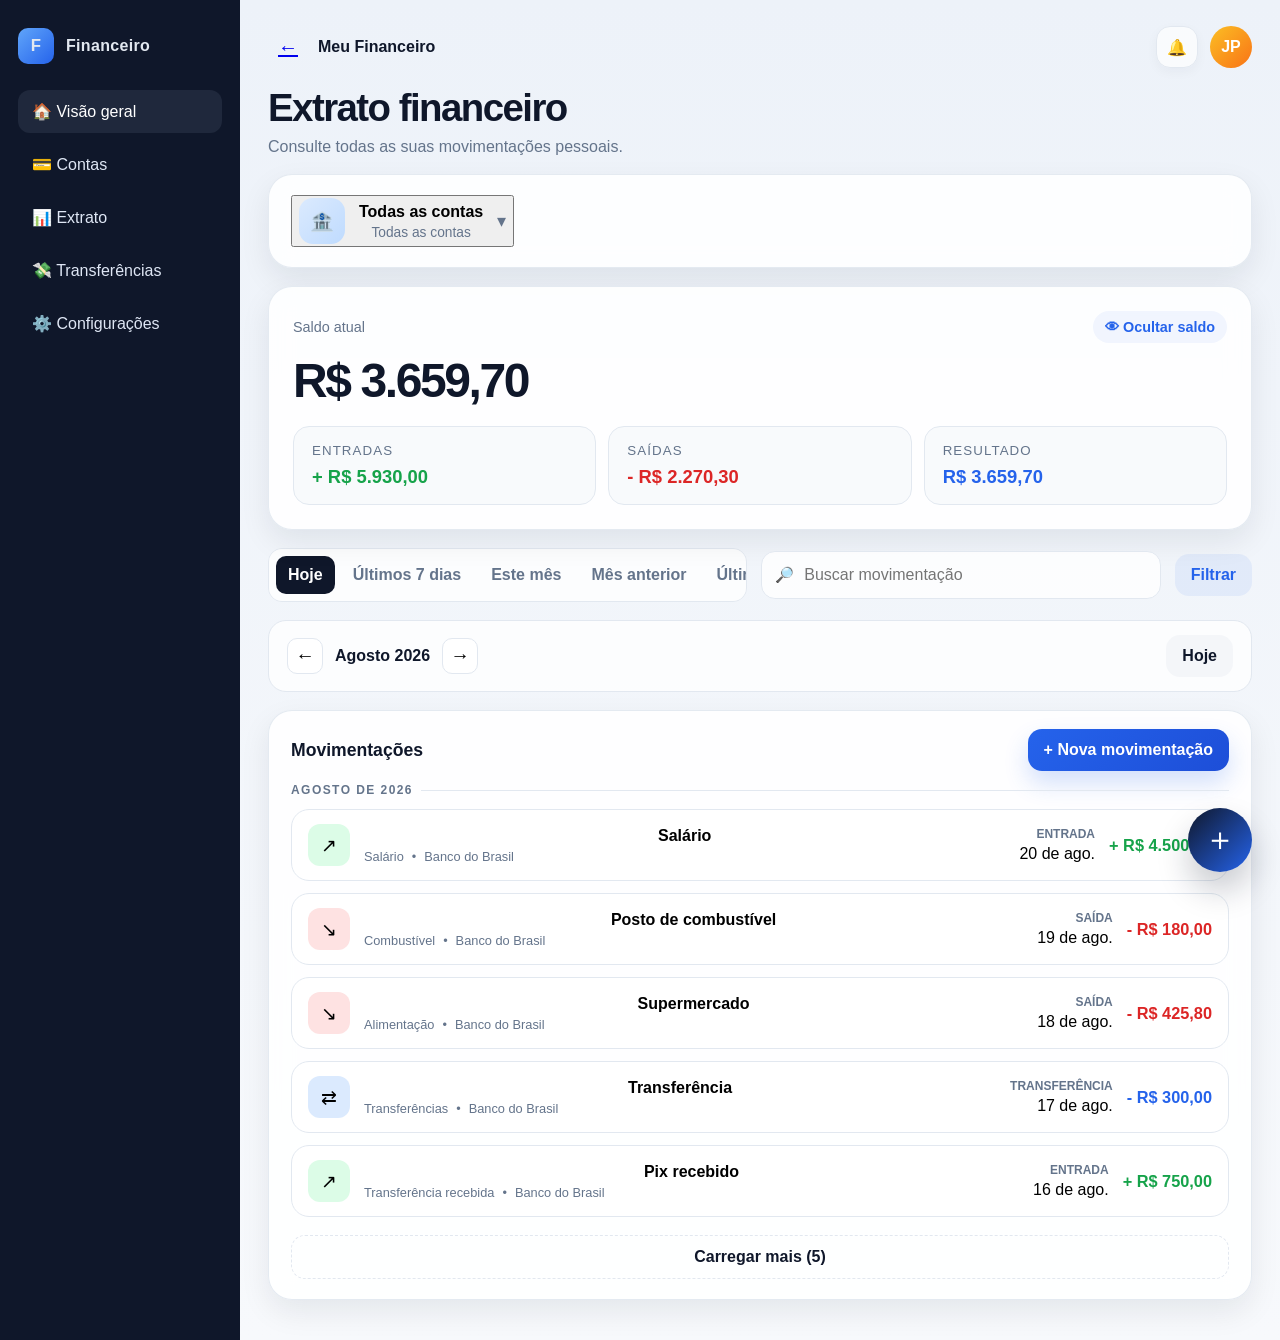
<file: index2.html>
<!DOCTYPE html>
<html lang="pt-BR">
  <head>
    <meta charset="UTF-8" />
    <meta name="viewport" content="width=device-width, initial-scale=1.0" />
    <title>Meu Financeiro | Extrato</title>
    <link rel="stylesheet" href="css/statement.css" />
  </head>
  <body>
    <div class="app-shell">
      <aside class="sidebar-panel" aria-label="Sidebar de navegação">
        <div class="sidebar-brand">
          <div class="sidebar-brand-mark">F</div>
          <span>Financeiro</span>
        </div>
        <nav class="sidebar-nav">
          <a class="sidebar-link active" href="#">🏠 Visão geral</a>
          <a class="sidebar-link" href="#">💳 Contas</a>
          <a class="sidebar-link" href="#">📊 Extrato</a>
          <a class="sidebar-link" href="#">💸 Transferências</a>
          <a class="sidebar-link" href="#">⚙️ Configurações</a>
        </nav>
      </aside>

      <main class="page-shell">
        <header class="topbar">
          <div class="crumb">
            <button class="back-link" type="button" aria-label="Voltar"><a href="index.html">←</a></button>
            <span>Meu Financeiro</span>
          </div>
          <div class="header-actions">
            <button class="icon-btn" type="button" aria-label="Notificações">🔔</button>
            <div class="avatar" aria-label="Avatar do usuário">JP</div>
          </div>
        </header>

        <div class="page-header">
          <h1>Extrato financeiro</h1>
          <p class="subtitle">Consulte todas as suas movimentações pessoais.</p>
        </div>

        <section class="card account-selector" aria-label="Seleção de conta">
          <button class="account-selector-main" type="button" data-account-button aria-expanded="false">
            <span class="bank-badge">🏦</span>
            <span class="account-name">
              <strong>Banco do Brasil</strong>
              <span>Conta •••• 4821</span>
            </span>
            <span class="chevron">▾</span>
          </button>
          <div class="account-menu" data-account-menu aria-label="Lista de contas"></div>
        </section>

        <section class="card balance-card" aria-label="Saldo atual">
          <div class="balance-header">
            <span>Saldo atual</span>
            <button class="toggle-visibility" type="button" data-toggle-balance>👁 Ocultar saldo</button>
          </div>
          <div class="balance-amount" data-balance>R$ 12.845,60</div>
          <div class="summary-grid">
            <div class="summary-item income">
              <small>Entradas</small>
              <strong data-summary="income">+ R$ 5.250,00</strong>
            </div>
            <div class="summary-item expense">
              <small>Saídas</small>
              <strong data-summary="expense">- R$ 905,80</strong>
            </div>
            <div class="summary-item result">
              <small>Resultado</small>
              <strong data-summary="result">R$ 4.344,20</strong>
            </div>
          </div>
        </section>

        <section class="controls-panel" aria-label="Filtros do extrato">
          <div class="segmented" role="tablist" aria-label="Períodos">
            <button type="button" class="filter-chip active">Hoje</button>
            <button type="button" class="filter-chip">Últimos 7 dias</button>
            <button type="button" class="filter-chip">Este mês</button>
            <button type="button" class="filter-chip">Mês anterior</button>
            <button type="button" class="filter-chip">Últimos 3 meses</button>
            <button type="button" class="filter-chip">Este ano</button>
            <button type="button" class="filter-chip">Personalizado</button>
          </div>

          <div class="search-wrap">
            <input id="searchInput" type="search" placeholder="Buscar movimentação" aria-label="Buscar movimentação" />
          </div>

          <button class="secondary-btn" type="button" data-open-filters>Filtrar</button>
        </section>

        <div class="month-nav" aria-label="Navegação por mês">
          <div class="month-stepper">
            <button type="button" aria-label="Mês anterior">←</button>
            <strong>Agosto 2026</strong>
            <button type="button" aria-label="Próximo mês">→</button>
          </div>
          <button class="ghost-btn" type="button">Hoje</button>
        </div>

        <section class="card extrato-card" aria-label="Extrato financeiro">
          <div class="extrato-header">
            <h2>Movimentações</h2>
            <button class="cta-btn" type="button">+ Nova movimentação</button>
          </div>

          <ul class="transactions-list" id="transactionList"></ul>
          <button class="load-more" type="button" data-load-more>Carregar mais</button>
        </section>
      </main>

      <aside class="detail-panel hidden" id="detailPanel" aria-live="polite"></aside>
    </div>

    <button class="fab" type="button" aria-label="Nova movimentação">＋</button>

    <div class="modal-backdrop" id="filterModal" aria-hidden="true">
      <div class="filter-modal" role="dialog" aria-modal="true" aria-labelledby="filterTitle">
        <div class="filter-modal-header">
          <h3 id="filterTitle">Filtrar extrato</h3>
          <button class="icon-btn" type="button" data-close-filters aria-label="Fechar filtros">✕</button>
        </div>

        <div class="filter-grid">
          <div class="field">
            <label for="filterAccount">Conta</label>
            <select id="filterAccount"></select>
          </div>
          <div class="field">
            <label for="filterCategory">Categoria</label>
            <select id="filterCategory"></select>
          </div>
          <div class="field">
            <label for="filterType">Tipo</label>
            <select id="filterType"></select>
          </div>
          <div class="field">
            <label for="filterStatus">Status</label>
            <select id="filterStatus"></select>
          </div>
        </div>

        <div class="modal-actions">
          <button class="ghost-btn" type="button" data-clear-filters>Limpar filtros</button>
          <button class="primary-btn" type="button" data-apply-filters>Aplicar filtros</button>
        </div>
      </div>
    </div>

    <script src="js/statement.js" defer></script>
  </body>
</html>
</file>
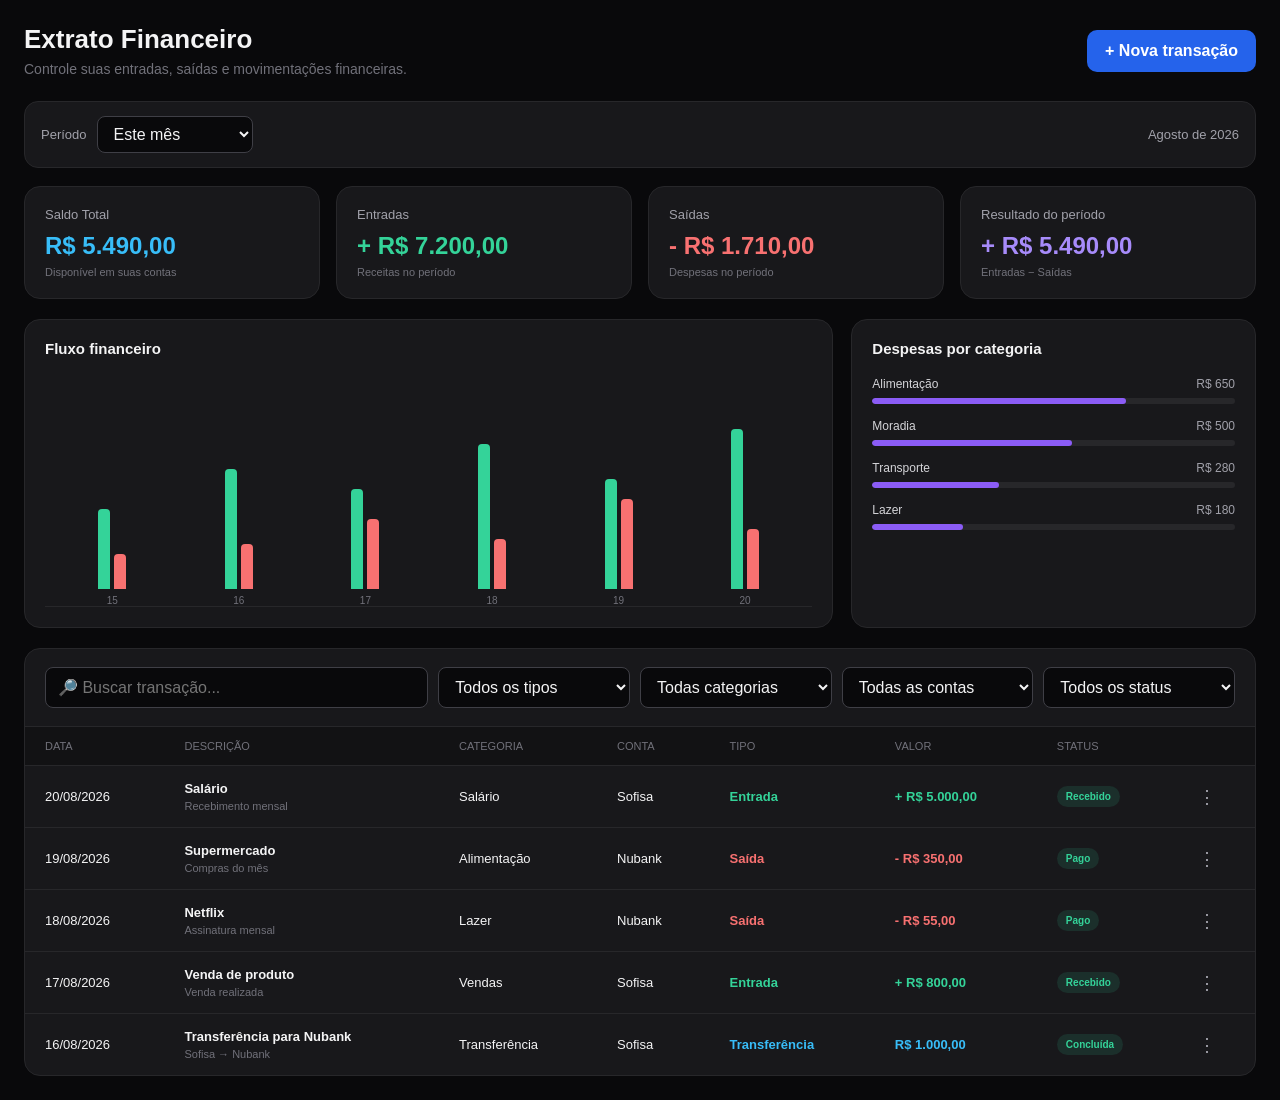
<file: index3.html>
<!DOCTYPE html>
<html lang="pt-BR">
<head>
<meta charset="UTF-8">
<meta name="viewport" content="width=device-width, initial-scale=1.0">

<title>Extrato Financeiro</title>

<style>

/* =========================================================
   RESET
========================================================= */

* {
    box-sizing: border-box;
    margin: 0;
    padding: 0;
}

body {
    font-family: Arial, Helvetica, sans-serif;
    background: #09090b;
    color: #f4f4f5;
    padding: 24px;
}

button,
input,
select {
    font: inherit;
}


/* =========================================================
   CONTAINER
========================================================= */

.container {
    width: 100%;
    max-width: 1400px;
    margin: 0 auto;
}


/* =========================================================
   CABEÇALHO
========================================================= */

.header {
    display: flex;
    justify-content: space-between;
    align-items: center;
    margin-bottom: 24px;
}

.header-left h1 {
    font-size: 26px;
    margin-bottom: 6px;
}

.header-left p {
    color: #71717a;
    font-size: 14px;
}

.btn-primary {
    background: #2563eb;
    color: white;
    border: none;
    border-radius: 10px;
    padding: 12px 18px;
    cursor: pointer;
    font-weight: 600;
    transition: .2s;
}

.btn-primary:hover {
    background: #1d4ed8;
}


/* =========================================================
   FILTRO DE PERÍODO
========================================================= */

.period-bar {
    display: flex;
    justify-content: space-between;
    align-items: center;
    background: #18181b;
    border: 1px solid #27272a;
    border-radius: 14px;
    padding: 14px 16px;
    margin-bottom: 18px;
}

.period-left {
    display: flex;
    align-items: center;
    gap: 10px;
}

.period-label {
    color: #a1a1aa;
    font-size: 13px;
}

.period-bar select {
    background: #09090b;
    color: #f4f4f5;
    border: 1px solid #3f3f46;
    border-radius: 8px;
    padding: 8px 12px;
    outline: none;
}


/* =========================================================
   CARDS
========================================================= */

.cards-container {
    display: grid;
    grid-template-columns: repeat(4, 1fr);
    gap: 16px;
    margin-bottom: 20px;
}

.card {
    background: #18181b;
    border: 1px solid #27272a;
    border-radius: 16px;
    padding: 20px;
}

.card-title {
    color: #a1a1aa;
    font-size: 13px;
    display: block;
    margin-bottom: 10px;
}

.card-value {
    font-size: 24px;
    font-weight: 700;
    margin-bottom: 6px;
}

.card-info {
    color: #71717a;
    font-size: 11px;
}

.card-saldo .card-value {
    color: #38bdf8;
}

.card-entradas .card-value {
    color: #34d399;
}

.card-saidas .card-value {
    color: #f87171;
}

.card-resultado .card-value {
    color: #a78bfa;
}


/* =========================================================
   DASHBOARD
========================================================= */

.dashboard-grid {
    display: grid;
    grid-template-columns: 2fr 1fr;
    gap: 18px;
    margin-bottom: 20px;
}

.panel {
    background: #18181b;
    border: 1px solid #27272a;
    border-radius: 16px;
    padding: 20px;
}

.panel-title {
    font-size: 15px;
    font-weight: 600;
    margin-bottom: 20px;
}


/* =========================================================
   GRÁFICO
========================================================= */

.chart {
    height: 230px;
    display: flex;
    align-items: flex-end;
    justify-content: space-around;
    gap: 12px;
    border-bottom: 1px solid #27272a;
    padding: 20px 10px 0;
}

.chart-day {
    flex: 1;
    height: 100%;
    display: flex;
    flex-direction: column;
    justify-content: flex-end;
    align-items: center;
    gap: 6px;
}

.bars {
    height: 180px;
    width: 100%;
    display: flex;
    align-items: flex-end;
    justify-content: center;
    gap: 4px;
}

.bar {
    width: 12px;
    border-radius: 4px 4px 0 0;
}

.bar.income {
    background: #34d399;
}

.bar.expense {
    background: #f87171;
}

.chart-label {
    color: #71717a;
    font-size: 10px;
}


/* =========================================================
   CATEGORIAS
========================================================= */

.category-list {
    display: flex;
    flex-direction: column;
    gap: 15px;
}

.category-row {
    display: flex;
    flex-direction: column;
    gap: 7px;
}

.category-header {
    display: flex;
    justify-content: space-between;
    font-size: 12px;
}

.category-name {
    color: #d4d4d8;
}

.category-value {
    color: #a1a1aa;
}

.progress {
    height: 6px;
    background: #27272a;
    border-radius: 10px;
    overflow: hidden;
}

.progress-bar {
    height: 100%;
    background: #8b5cf6;
    border-radius: 10px;
}


/* =========================================================
   EXTRATO
========================================================= */

.transactions-panel {
    background: #18181b;
    border: 1px solid #27272a;
    border-radius: 16px;
    overflow: hidden;
}

.transactions-header {
    padding: 18px 20px;
    border-bottom: 1px solid #27272a;
}

.search-filter {
    display: grid;
    grid-template-columns: 2fr repeat(4, 1fr);
    gap: 10px;
}

.input,
.select {
    width: 100%;
    background: #09090b;
    border: 1px solid #3f3f46;
    color: #f4f4f5;
    border-radius: 8px;
    padding: 10px 12px;
    outline: none;
}

.input:focus,
.select:focus {
    border-color: #2563eb;
}


/* =========================================================
   TABELA
========================================================= */

.table-wrapper {
    overflow-x: auto;
}

table {
    width: 100%;
    border-collapse: collapse;
}

thead {
    background: #121214;
}

th {
    color: #71717a;
    font-size: 11px;
    font-weight: 500;
    text-align: left;
    padding: 13px 20px;
    white-space: nowrap;
}

td {
    padding: 15px 20px;
    border-top: 1px solid #27272a;
    font-size: 13px;
    white-space: nowrap;
}

.description {
    font-weight: 600;
}

.subtext {
    color: #71717a;
    font-size: 11px;
    margin-top: 4px;
}

.entry {
    color: #34d399;
    font-weight: 600;
}

.expense {
    color: #f87171;
    font-weight: 600;
}

.transfer {
    color: #38bdf8;
    font-weight: 600;
}


/* =========================================================
   STATUS
========================================================= */

.status {
    display: inline-flex;
    padding: 5px 9px;
    border-radius: 20px;
    font-size: 10px;
    font-weight: 600;
}

.status-paid {
    background: rgba(52, 211, 153, .12);
    color: #34d399;
}

.status-pending {
    background: rgba(250, 204, 21, .12);
    color: #facc15;
}

.status-scheduled {
    background: rgba(56, 189, 248, .12);
    color: #38bdf8;
}


/* =========================================================
   AÇÕES
========================================================= */

.action-btn {
    background: transparent;
    border: none;
    color: #a1a1aa;
    cursor: pointer;
    font-size: 18px;
}

.action-btn:hover {
    color: white;
}


/* =========================================================
   MODAL
========================================================= */

.modal-overlay {
    position: fixed;
    inset: 0;
    background: rgba(0,0,0,.7);
    display: none;
    align-items: center;
    justify-content: center;
    padding: 20px;
    z-index: 1000;
}

.modal-overlay.active {
    display: flex;
}

.modal {
    width: 100%;
    max-width: 620px;
    max-height: 90vh;
    overflow-y: auto;
    background: #18181b;
    border: 1px solid #3f3f46;
    border-radius: 18px;
    padding: 24px;
}

.modal-header {
    display: flex;
    justify-content: space-between;
    align-items: center;
    margin-bottom: 24px;
}

.modal-header h2 {
    font-size: 20px;
}

.close {
    background: transparent;
    border: none;
    color: #71717a;
    font-size: 25px;
    cursor: pointer;
}

.form-grid {
    display: grid;
    grid-template-columns: 1fr 1fr;
    gap: 15px;
}

.form-group {
    display: flex;
    flex-direction: column;
    gap: 7px;
}

.form-group.full {
    grid-column: 1 / -1;
}

.form-group label {
    color: #a1a1aa;
    font-size: 12px;
}

.form-actions {
    display: flex;
    justify-content: flex-end;
    gap: 10px;
    margin-top: 24px;
}

.btn-secondary {
    background: #27272a;
    border: none;
    color: #f4f4f5;
    padding: 11px 18px;
    border-radius: 9px;
    cursor: pointer;
}


/* =========================================================
   RESPONSIVIDADE
========================================================= */

@media (max-width: 1000px) {

    .cards-container {
        grid-template-columns: repeat(2, 1fr);
    }

    .dashboard-grid {
        grid-template-columns: 1fr;
    }

    .search-filter {
        grid-template-columns: 1fr 1fr;
    }
}


@media (max-width: 650px) {

    body {
        padding: 12px;
    }

    .header {
        align-items: flex-start;
        gap: 15px;
    }

    .header-left h1 {
        font-size: 21px;
    }

    .btn-primary {
        padding: 10px 12px;
        font-size: 12px;
    }

    .period-bar {
        flex-direction: column;
        align-items: stretch;
        gap: 10px;
    }

    .cards-container {
        grid-template-columns: repeat(2, 1fr);
        gap: 8px;
    }

    .card {
        padding: 14px;
        border-radius: 12px;
    }

    .card-value {
        font-size: 18px;
    }

    .card-title {
        font-size: 11px;
    }

    .search-filter {
        grid-template-columns: 1fr;
    }

    .form-grid {
        grid-template-columns: 1fr;
    }

    .form-group.full {
        grid-column: auto;
    }

    th,
    td {
        padding: 12px;
    }

}

</style>
</head>


<body>

<div class="container">


<!-- =====================================================
     CABEÇALHO
===================================================== -->

<header class="header">

    <div class="header-left">
        <h1>Extrato Financeiro</h1>
        <p>Controle suas entradas, saídas e movimentações financeiras.</p>
    </div>

    <button class="btn-primary" onclick="abrirModal()">
        + Nova transação
    </button>

</header>


<!-- =====================================================
     PERÍODO
===================================================== -->

<div class="period-bar">

    <div class="period-left">

        <span class="period-label">
            Período
        </span>

        <select id="periodo">
            <option>Este mês</option>
            <option>Mês anterior</option>
            <option>Últimos 30 dias</option>
            <option>Últimos 90 dias</option>
            <option>Este ano</option>
        </select>

    </div>

    <span class="period-label">
        Agosto de 2026
    </span>

</div>


<!-- =====================================================
     CARDS
===================================================== -->

<div class="cards-container">

    <div class="card card-saldo">

        <span class="card-title">
            Saldo Total
        </span>

        <h3 class="card-value">
            R$ 5.490,00
        </h3>

        <p class="card-info">
            Disponível em suas contas
        </p>

    </div>


    <div class="card card-entradas">

        <span class="card-title">
            Entradas
        </span>

        <h3 class="card-value">
            + R$ 7.200,00
        </h3>

        <p class="card-info">
            Receitas no período
        </p>

    </div>


    <div class="card card-saidas">

        <span class="card-title">
            Saídas
        </span>

        <h3 class="card-value">
            - R$ 1.710,00
        </h3>

        <p class="card-info">
            Despesas no período
        </p>

    </div>


    <div class="card card-resultado">

        <span class="card-title">
            Resultado do período
        </span>

        <h3 class="card-value">
            + R$ 5.490,00
        </h3>

        <p class="card-info">
            Entradas − Saídas
        </p>

    </div>

</div>


<!-- =====================================================
     DASHBOARD
===================================================== -->

<div class="dashboard-grid">


<!-- GRÁFICO -->

<div class="panel">

    <div class="panel-title">
        Fluxo financeiro
    </div>

    <div class="chart">

        <div class="chart-day">

            <div class="bars">
                <div class="bar income" style="height:80px"></div>
                <div class="bar expense" style="height:35px"></div>
            </div>

            <span class="chart-label">15</span>

        </div>


        <div class="chart-day">

            <div class="bars">
                <div class="bar income" style="height:120px"></div>
                <div class="bar expense" style="height:45px"></div>
            </div>

            <span class="chart-label">16</span>

        </div>


        <div class="chart-day">

            <div class="bars">
                <div class="bar income" style="height:100px"></div>
                <div class="bar expense" style="height:70px"></div>
            </div>

            <span class="chart-label">17</span>

        </div>


        <div class="chart-day">

            <div class="bars">
                <div class="bar income" style="height:145px"></div>
                <div class="bar expense" style="height:50px"></div>
            </div>

            <span class="chart-label">18</span>

        </div>


        <div class="chart-day">

            <div class="bars">
                <div class="bar income" style="height:110px"></div>
                <div class="bar expense" style="height:90px"></div>
            </div>

            <span class="chart-label">19</span>

        </div>


        <div class="chart-day">

            <div class="bars">
                <div class="bar income" style="height:160px"></div>
                <div class="bar expense" style="height:60px"></div>
            </div>

            <span class="chart-label">20</span>

        </div>

    </div>

</div>


<!-- CATEGORIAS -->

<div class="panel">

    <div class="panel-title">
        Despesas por categoria
    </div>

    <div class="category-list">


        <div class="category-row">

            <div class="category-header">

                <span class="category-name">
                    Alimentação
                </span>

                <span class="category-value">
                    R$ 650
                </span>

            </div>

            <div class="progress">
                <div class="progress-bar" style="width:70%"></div>
            </div>

        </div>


        <div class="category-row">

            <div class="category-header">

                <span class="category-name">
                    Moradia
                </span>

                <span class="category-value">
                    R$ 500
                </span>

            </div>

            <div class="progress">
                <div class="progress-bar" style="width:55%"></div>
            </div>

        </div>


        <div class="category-row">

            <div class="category-header">

                <span class="category-name">
                    Transporte
                </span>

                <span class="category-value">
                    R$ 280
                </span>

            </div>

            <div class="progress">
                <div class="progress-bar" style="width:35%"></div>
            </div>

        </div>


        <div class="category-row">

            <div class="category-header">

                <span class="category-name">
                    Lazer
                </span>

                <span class="category-value">
                    R$ 180
                </span>

            </div>

            <div class="progress">
                <div class="progress-bar" style="width:25%"></div>
            </div>

        </div>

    </div>

</div>

</div>


<!-- =====================================================
     EXTRATO
===================================================== -->

<div class="transactions-panel">


<div class="transactions-header">

    <div class="search-filter">

        <input
            type="text"
            id="busca"
            class="input"
            placeholder="🔎 Buscar transação..."
            oninput="filtrarTransacoes()"
        >


        <select id="filtroTipo"
                class="select"
                onchange="filtrarTransacoes()">

            <option value="">Todos os tipos</option>
            <option value="Entrada">Entradas</option>
            <option value="Saída">Saídas</option>
            <option value="Transferência">Transferências</option>

        </select>


        <select id="filtroCategoria"
                class="select"
                onchange="filtrarTransacoes()">

            <option value="">Todas categorias</option>
            <option>Alimentação</option>
            <option>Moradia</option>
            <option>Transporte</option>
            <option>Lazer</option>
            <option>Salário</option>
            <option>Investimentos</option>

        </select>


        <select id="filtroConta"
                class="select"
                onchange="filtrarTransacoes()">

            <option value="">Todas as contas</option>
            <option>Sofisa</option>
            <option>Nubank</option>
            <option>Banco do Brasil</option>

        </select>


        <select id="filtroStatus"
                class="select"
                onchange="filtrarTransacoes()">

            <option value="">Todos os status</option>
            <option>Pago</option>
            <option>Recebido</option>
            <option>Pendente</option>
            <option>Agendado</option>

        </select>

    </div>

</div>


<div class="table-wrapper">

<table>

<thead>

<tr>

<th>DATA</th>
<th>DESCRIÇÃO</th>
<th>CATEGORIA</th>
<th>CONTA</th>
<th>TIPO</th>
<th>VALOR</th>
<th>STATUS</th>
<th></th>

</tr>

</thead>


<tbody id="transactionsBody">


<tr>

<td>
20/08/2026
</td>


<td>

<div class="description">
Salário
</div>

<div class="subtext">
Recebimento mensal
</div>

</td>


<td>
Salário
</td>


<td>
Sofisa
</td>


<td class="entry">
Entrada
</td>


<td class="entry">
+ R$ 5.000,00
</td>


<td>

<span class="status status-paid">
Recebido
</span>

</td>


<td>
<button class="action-btn">⋮</button>
</td>

</tr>



<tr>

<td>
19/08/2026
</td>


<td>

<div class="description">
Supermercado
</div>

<div class="subtext">
Compras do mês
</div>

</td>


<td>
Alimentação
</td>


<td>
Nubank
</td>


<td class="expense">
Saída
</td>


<td class="expense">
- R$ 350,00
</td>


<td>

<span class="status status-paid">
Pago
</span>

</td>


<td>
<button class="action-btn">⋮</button>
</td>

</tr>



<tr>

<td>
18/08/2026
</td>


<td>

<div class="description">
Netflix
</div>

<div class="subtext">
Assinatura mensal
</div>

</td>


<td>
Lazer
</td>


<td>
Nubank
</td>


<td class="expense">
Saída
</td>


<td class="expense">
- R$ 55,00
</td>


<td>

<span class="status status-paid">
Pago
</span>

</td>


<td>
<button class="action-btn">⋮</button>
</td>

</tr>



<tr>

<td>
17/08/2026
</td>


<td>

<div class="description">
Venda de produto
</div>

<div class="subtext">
Venda realizada
</div>

</td>


<td>
Vendas
</td>


<td>
Sofisa
</td>


<td class="entry">
Entrada
</td>


<td class="entry">
+ R$ 800,00
</td>


<td>

<span class="status status-paid">
Recebido
</span>

</td>


<td>
<button class="action-btn">⋮</button>
</td>

</tr>



<tr>

<td>
16/08/2026
</td>


<td>

<div class="description">
Transferência para Nubank
</div>

<div class="subtext">
Sofisa → Nubank
</div>

</td>


<td>
Transferência
</td>


<td>
Sofisa</td>


<td class="transfer">
Transferência
</td>


<td class="transfer">
R$ 1.000,00
</td>


<td>

<span class="status status-paid">
Concluída
</span>

</td>


<td>
<button class="action-btn">⋮</button>
</td>

</tr>


</tbody>

</table>

</div>

</div>

</div>


<!-- =====================================================
     MODAL NOVA TRANSAÇÃO
===================================================== -->

<div class="modal-overlay" id="modal">

<div class="modal">


<div class="modal-header">

<h2>
Nova transação
</h2>

<button class="close" onclick="fecharModal()">
×
</button>

</div>


<form onsubmit="salvarTransacao(event)">

<div class="form-grid">


<div class="form-group">

<label>
Tipo de transação
</label>

<select class="select" id="tipoTransacao">

<option value="Entrada">
Entrada
</option>

<option value="Saída">
Saída
</option>

<option value="Transferência">
Transferência
</option>

</select>

</div>


<div class="form-group">

<label>
Data
</label>

<input
    type="date"
    class="input"
    id="dataTransacao"
    required
>

</div>


<div class="form-group full">

<label>
Descrição
</label>

<input
    type="text"
    class="input"
    id="descricao"
    placeholder="Ex.: Salário, supermercado..."
    required
>

</div>


<div class="form-group">

<label>
Valor
</label>

<input
    type="number"
    step="0.01"
    class="input"
    id="valor"
    placeholder="0,00"
    required
>

</div>


<div class="form-group">

<label>
Categoria
</label>

<select class="select" id="categoria">

<option>Alimentação</option>
<option>Moradia</option>
<option>Transporte</option>
<option>Saúde</option>
<option>Educação</option>
<option>Lazer</option>
<option>Salário</option>
<option>Vendas</option>
<option>Investimentos</option>
<option>Outros</option>

</select>

</div>


<div class="form-group">

<label>
Conta
</label>

<select class="select" id="conta">

<option>Sofisa</option>
<option>Nubank</option>
<option>Banco do Brasil</option>

</select>

</div>


<div class="form-group">

<label>
Forma de pagamento
</label>

<select class="select">

<option>Pix</option>
<option>Débito</option>
<option>Crédito</option>
<option>Boleto</option>
<option>Dinheiro</option>
<option>TED</option>
<option>Outro</option>

</select>

</div>


<div class="form-group">

<label>
Status
</label>

<select class="select">

<option>Pago</option>
<option>Recebido</option>
<option>Pendente</option>
<option>Agendado</option>

</select>

</div>


<div class="form-group full">

<label>
Observação
</label>

<textarea
    class="input"
    rows="3"
    placeholder="Informações adicionais..."
></textarea>

</div>


</div>


<div class="form-actions">

<button
    type="button"
    class="btn-secondary"
    onclick="fecharModal()"
>
Cancelar
</button>

<button
    type="submit"
    class="btn-primary"
>
Salvar transação
</button>

</div>

</form>

</div>

</div>


<script>

/* =========================================================
   MODAL
========================================================= */

function abrirModal() {

    document
        .getElementById("modal")
        .classList
        .add("active");

}


function fecharModal() {

    document
        .getElementById("modal")
        .classList
        .remove("active");

}


/* =========================================================
   SALVAR TRANSAÇÃO
========================================================= */

function salvarTransacao(event) {

    event.preventDefault();

    const tipo =
        document.getElementById("tipoTransacao").value;

    const descricao =
        document.getElementById("descricao").value;

    const valor =
        parseFloat(
            document.getElementById("valor").value
        );

    const data =
        document.getElementById("dataTransacao").value;

    const categoria =
        document.getElementById("categoria").value;

    const conta =
        document.getElementById("conta").value;


    console.log({

        tipo,
        descricao,
        valor,
        data,
        categoria,
        conta

    });


    alert("Transação registrada com sucesso!");

    fecharModal();

}


/* =========================================================
   FILTRO
========================================================= */

function filtrarTransacoes() {

    const busca =
        document
        .getElementById("busca")
        .value
        .toLowerCase();


    const tipo =
        document
        .getElementById("filtroTipo")
        .value;


    const categoria =
        document
        .getElementById("filtroCategoria")
        .value;


    const conta =
        document
        .getElementById("filtroConta")
        .value;


    const status =
        document
        .getElementById("filtroStatus")
        .value;


    const linhas =
        document.querySelectorAll(
            "#transactionsBody tr"
        );


    linhas.forEach(linha => {

        const texto =
            linha.innerText.toLowerCase();


        const correspondeBusca =
            !busca ||
            texto.includes(busca);


        const correspondeTipo =
            !tipo ||
            texto.includes(tipo);


        const correspondeCategoria =
            !categoria ||
            texto.includes(categoria);


        const correspondeConta =
            !conta ||
            texto.includes(conta);


        const correspondeStatus =
            !status ||
            texto.includes(status);


        if (
            correspondeBusca &&
            correspondeTipo &&
            correspondeCategoria &&
            correspondeConta &&
            correspondeStatus
        ) {

            linha.style.display = "";

        } else {

            linha.style.display = "none";

        }

    });

}


/* =========================================================
   DATA PADRÃO
========================================================= */

document.addEventListener("DOMContentLoaded", () => {

    const hoje =
        new Date()
        .toISOString()
        .split("T")[0];

    document
        .getElementById("dataTransacao")
        .value = hoje;

});

</script>

</body>
</html>
</file>
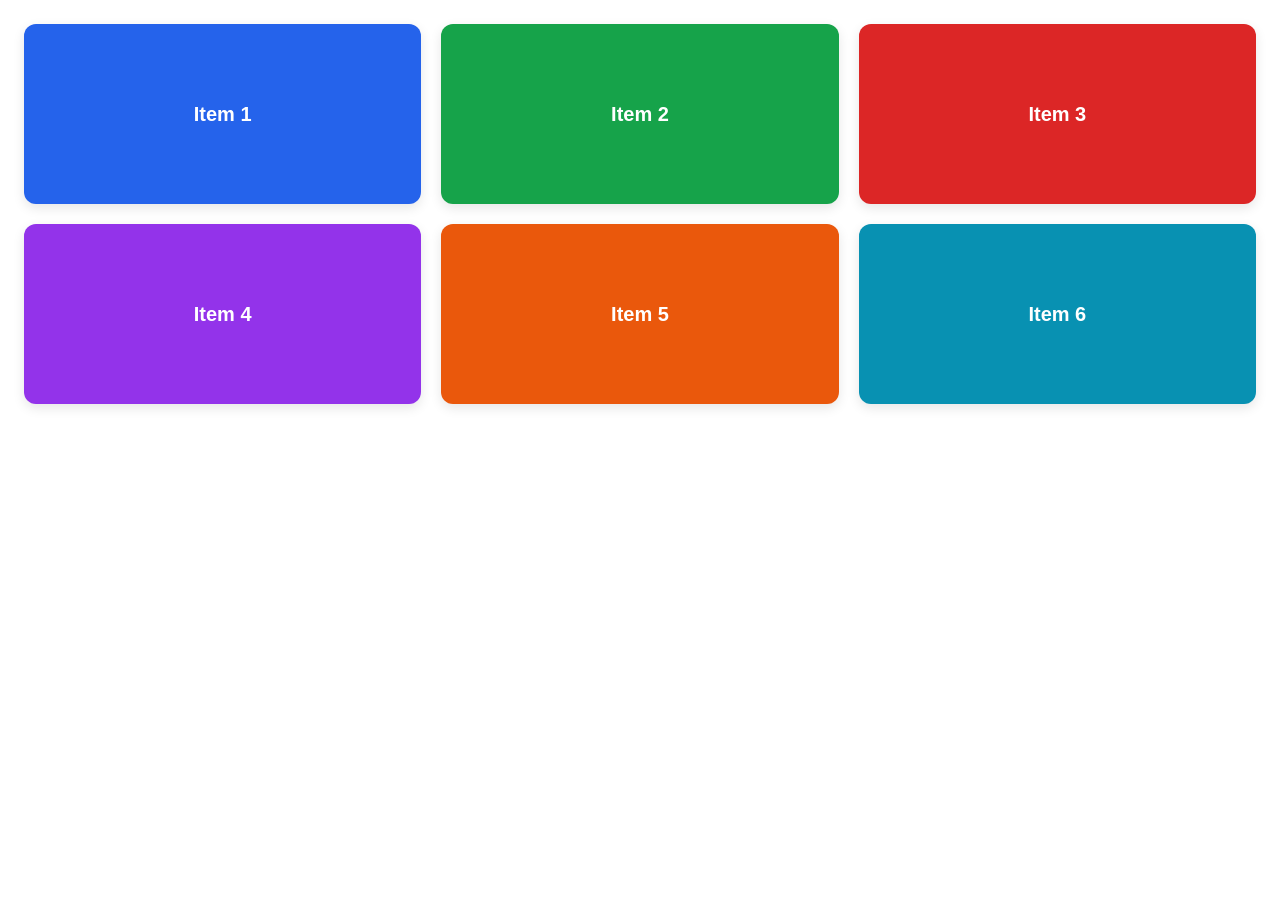
<file: index4.html>
<!DOCTYPE html>
<html lang="en">
<head>
    <meta charset="UTF-8">
    <meta name="viewport" content="width=device-width, initial-scale=1.0">
    <title>Document</title>
    <style>
        * {
            box-sizing: border-box;
        }

        html,
        body {
            margin: 0;
            padding: 0;
        }

        body {
            font-family: Arial, sans-serif;
        }

        
        #container {
    width: 100%;
    max-width: 1400px;
    margin: 0 auto;
    padding: 24px;

    display: grid;
    grid-template-columns: repeat(3, 1fr);
    gap: 20px;
}

.item {
    min-height: 180px;
    padding: 20px;

    border-radius: 12px;

    display: flex;
    align-items: center;
    justify-content: center;

    color: #ffffff;
    font-size: 20px;
    font-weight: 600;

    box-shadow: 0 4px 12px rgba(0, 0, 0, 0.10);
}

/* Cores dos itens */

.item:nth-child(1) {
    background: #2563eb;
}

.item:nth-child(2) {
    background: #16a34a;
}

.item:nth-child(3) {
    background: #dc2626;
}

.item:nth-child(4) {
    background: #9333ea;
}

.item:nth-child(5) {
    background: #ea580c;
}

.item:nth-child(6) {
    background: #0891b2;
}

/* Tablet */

@media (max-width: 900px) {
    #container {
        grid-template-columns: repeat(2, 1fr);
        padding: 20px;
        gap: 16px;
    }
}

/* Mobile */

@media (max-width: 600px) {
    #container {
        grid-template-columns: 1fr;
        padding: 16px;
        gap: 14px;
    }

    .item {
        min-height: 160px;
    }
}
        </style>
</head>
<body>
    <div id="container">

    <div class="item">Item 1</div>
    <div class="item">Item 2</div>
    <div class="item">Item 3</div>

    <div class="item">Item 4</div>
    <div class="item">Item 5</div>
    <div class="item">Item 6</div>

</div>
</body>
</html>
</file>
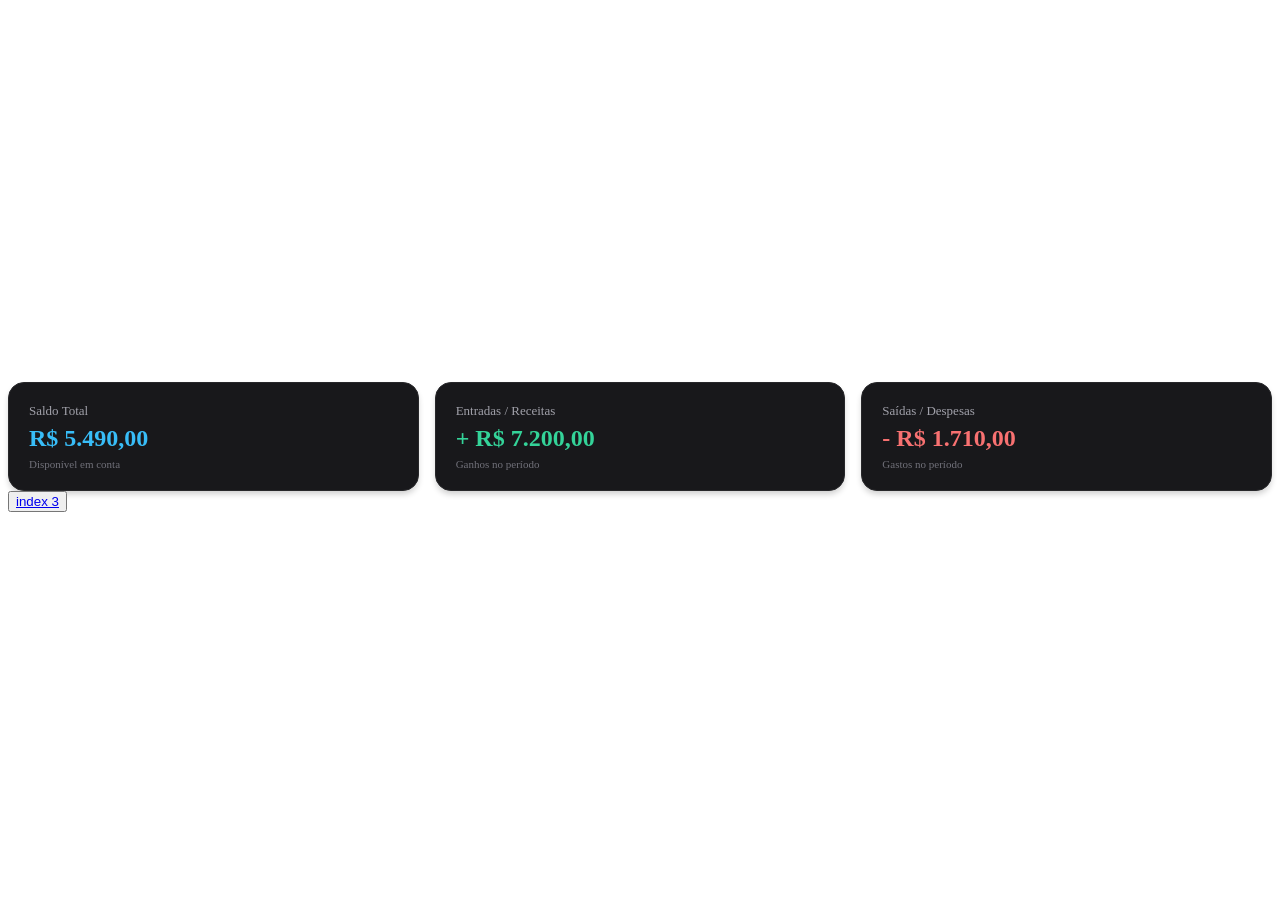
<file: index5.html>
<!DOCTYPE html>
<html lang="en">
<head>
    <meta charset="UTF-8">
    <meta name="viewport" content="width=device-width, initial-scale=1.0">
    <title>Document</title>
</head>
<style>
  /* =========================================================
     1. ESTILOS GERAIS (Compartilhados por todas as telas)
  ========================================================= */
  #banner {
    width: 100%;
    background-image: url('https://images.unsplash.com/photo-1507525428034-b723cf961d3e');
    background-size: cover;
    background-position: center;
    background-repeat: no-repeat;
  }

  .cards-container {
    display: flex;
    width: 100%;
    box-sizing: border-box;
  }

  .card {
    background-color: #18181b; /* zinc-900 */
    border: 1px solid #27272a; /* zinc-800 */
    display: flex;
    flex-direction: column;
    box-shadow: 0 4px 6px -1px rgba(0, 0, 0, 0.2);
    box-sizing: border-box;
  }

  .card-title {
    color: #a1a1aa;
    font-weight: 500;
  }

  .card-value {
    margin: 0;
    font-weight: 700;
  }

  .card-info {
    margin: 0;
    color: #71717a;
  }

  /* Cores temáticas dos valores */
  .card-saldo .card-value { color: #38bdf8; }
  .card-entradas .card-value { color: #34d399; }
  .card-saidas .card-value { color: #f87171; }


  /* =========================================================
     2. @MEDIA PARA DESKTOP (Telas a partir de 769px)
  ========================================================= */
  @media (min-width: 769px) {
    #banner {
      height: 350px;
      border-radius: 30px;
      margin-bottom: 24px;
    }

    .cards-container {
      gap: 16px;
    }

    .card {
      flex: 1; /* Divide as 3 colunas por igual */
      border-radius: 16px;
      padding: 20px;
      gap: 6px;
    }

    .card-title {
      font-size: 13px;
    }

    .card-value {
      font-size: 24px;
    }

    .card-info {
      font-size: 11px;
    }
  }


  /* =========================================================
     3. @MEDIA PARA CELULAR (Telas até 768px)
  ========================================================= */
  @media (max-width: 768px) {
    #banner {
      height: 180px;
      border-radius: 20px;
      margin-bottom: 16px;
    }

    .cards-container {
      gap: 6px;
      overflow-x: auto; /* Mantém os 3 lado a lado em carrossel deslizável */
      padding-bottom: 8px;
      scrollbar-width: none; /* Esconde barra no Firefox */
    }

    .cards-container::-webkit-scrollbar {
      display: none; /* Esconde barra no Chrome/Safari */
    }

    .card {
      flex: 1;
      min-width: 0;
      border-radius: 12px;
      padding: 10px 6px;
      gap: 2px;
    }

    .card-title {
      font-size: 12px;
    }
    .card-value {
      font-size: 18px;
    }
    .card-info {
      font-size: 10px;
    }
  }
</style>
<body>
    <main>
  <div id="banner"></div>

  <!-- Cards de Saldo, Entradas e Saídas -->
  <div class="cards-container">
    <!-- Card: Saldo -->
    <div class="card card-saldo">
      <span class="card-title">Saldo Total</span>
      <h3 class="card-value">R$ 5.490,00</h3>
      <p class="card-info">Disponível em conta</p>
    </div>

    <!-- Card: Entradas -->
    <div class="card card-entradas">
      <span class="card-title">Entradas / Receitas</span>
      <h3 class="card-value">+ R$ 7.200,00</h3>
      <p class="card-info">Ganhos no período</p>
    </div>

    <!-- Card: Saídas -->
    <div class="card card-saidas">
      <span class="card-title">Saídas / Despesas</span>
      <h3 class="card-value">- R$ 1.710,00</h3>
      <p class="card-info">Gastos no período</p>
    </div>
  </div>
  <button><a href="index3.html">index 3</a></button>
</main>
</body>
</html>
</file>
<file: css/statement.css>
:root {
  --bg: #f4f7fb;
  --panel: #ffffff;
  --panel-alt: #f8fafc;
  --sidebar: #0f172a;
  --sidebar-soft: #1e293b;
  --text: #0f172a;
  --muted: #64748b;
  --line: #e2e8f0;
  --green: #16a34a;
  --green-soft: #dcfce7;
  --red: #dc2626;
  --red-soft: #fee2e2;
  --blue: #2563eb;
  --blue-soft: #dbeafe;
  --amber: #f59e0b;
  --shadow: 0 12px 30px rgba(15, 23, 42, 0.08);
  --radius-xl: 24px;
  --radius-lg: 18px;
  --radius-md: 12px;
  --radius-sm: 10px;
}

* {
  box-sizing: border-box;
}

html {
  scroll-behavior: smooth;
}

body {
  margin: 0;
  font-family: "Segoe UI", Tahoma, Geneva, Verdana, sans-serif;
  background: linear-gradient(180deg, #edf2f9 0%, #f7f9fc 100%);
  color: var(--text);
}

button,
input,
select {
  font: inherit;
}

button {
  cursor: pointer;
}

.app-shell {
  display: flex;
  min-height: 100vh;
}

.sidebar-panel {
  width: 240px;
  background: var(--sidebar);
  color: #e2e8f0;
  padding: 28px 18px;
  display: flex;
  flex-direction: column;
  gap: 26px;
}

.sidebar-brand {
  display: flex;
  align-items: center;
  gap: 12px;
  font-weight: 700;
  letter-spacing: 0.02em;
}

.sidebar-brand-mark {
  width: 36px;
  height: 36px;
  border-radius: 10px;
  background: linear-gradient(135deg, #60a5fa, #2563eb);
  display: grid;
  place-items: center;
  font-size: 1.05rem;
}

.sidebar-nav {
  display: flex;
  flex-direction: column;
  gap: 10px;
}

.sidebar-link {
  display: flex;
  align-items: center;
  gap: 10px;
  padding: 12px 14px;
  border-radius: 12px;
  color: #dfe7f5;
  text-decoration: none;
  transition: 0.2s ease;
}

.sidebar-link.active,
.sidebar-link:hover {
  background: rgba(148, 163, 184, 0.12);
  color: #fff;
}

.page-shell {
  flex: 1;
  padding: 26px 28px 40px;
}

.topbar {
  display: flex;
  justify-content: space-between;
  align-items: center;
  gap: 12px;
  margin-bottom: 18px;
}

.crumb {
  display: flex;
  align-items: center;
  gap: 10px;
  font-weight: 600;
  color: var(--text);
}

.back-link {
  background: transparent;
  border: none;
  font-size: 1.25rem;
  color: var(--text);
  padding: 8px 10px;
  border-radius: 10px;
}

.back-link:hover {
  background: rgba(148, 163, 184, 0.12);
}

.header-actions {
  display: flex;
  align-items: center;
  gap: 12px;
}

.icon-btn {
  width: 42px;
  height: 42px;
  border-radius: 14px;
  border: 1px solid var(--line);
  background: rgba(255, 255, 255, 0.7);
  box-shadow: 0 4px 12px rgba(15, 23, 42, 0.04);
}

.avatar {
  width: 42px;
  height: 42px;
  border-radius: 50%;
  background: linear-gradient(135deg, #fbbf24, #f97316);
  color: #fff;
  display: grid;
  place-items: center;
  font-weight: 700;
}

.page-header {
  margin-bottom: 18px;
}

.page-header h1 {
  margin: 0;
  font-size: clamp(2rem, 3vw, 2.5rem);
  letter-spacing: -0.04em;
}

.subtitle {
  margin: 8px 0 0;
  color: var(--muted);
  font-size: 1rem;
}

.card {
  background: rgba(255, 255, 255, 0.88);
  backdrop-filter: blur(12px);
  border: 1px solid rgba(226, 232, 240, 0.9);
  box-shadow: var(--shadow);
  border-radius: var(--radius-xl);
}

.account-selector {
  position: relative;
  display: flex;
  align-items: center;
  justify-content: space-between;
  padding: 20px 22px;
  margin-bottom: 18px;
}

.account-selector-main {
  display: flex;
  align-items: center;
  gap: 14px;
}

.bank-badge {
  width: 46px;
  height: 46px;
  border-radius: 14px;
  background: linear-gradient(135deg, #dbeafe, #bfdbfe);
  display: grid;
  place-items: center;
  font-size: 1.2rem;
}

.account-name {
  display: flex;
  flex-direction: column;
  gap: 4px;
}

.account-name strong {
  font-size: 1rem;
}

.account-name span {
  color: var(--muted);
  font-size: 0.86rem;
}

.account-menu {
  position: absolute;
  top: calc(100% + 12px);
  left: 0;
  width: min(420px, calc(100% - 24px));
  background: rgba(255, 255, 255, 0.98);
  border: 1px solid var(--line);
  border-radius: 18px;
  box-shadow: 0 20px 40px rgba(15, 23, 42, 0.12);
  padding: 10px;
  display: none;
  z-index: 50;
}

.account-selector.open .account-menu {
  display: block;
}

.account-option {
  width: 100%;
  background: transparent;
  border: none;
  border-radius: 12px;
  padding: 12px 14px;
  text-align: left;
  display: flex;
  align-items: center;
  justify-content: space-between;
  color: var(--text);
}

.account-option:hover,
.account-option.active {
  background: #f1f5f9;
}

.account-option strong {
  font-size: 0.95rem;
}

.account-option span {
  color: var(--muted);
  font-size: 0.82rem;
}

.chevron {
  font-size: 1.1rem;
  color: var(--muted);
}

.balance-card {
  padding: 24px;
  margin-bottom: 18px;
}

.balance-header {
  display: flex;
  align-items: center;
  justify-content: space-between;
  gap: 12px;
  margin-bottom: 10px;
  color: var(--muted);
  font-size: 0.9rem;
}

.toggle-visibility {
  border: none;
  background: rgba(37, 99, 235, 0.06);
  color: var(--blue);
  border-radius: 999px;
  padding: 8px 12px;
  font-weight: 600;
}

.balance-amount {
  font-size: clamp(2rem, 4vw, 3rem);
  font-weight: 800;
  letter-spacing: -0.05em;
  margin-bottom: 18px;
}

.summary-grid {
  display: grid;
  grid-template-columns: repeat(3, minmax(0, 1fr));
  gap: 12px;
}

.summary-item {
  padding: 16px 18px;
  background: var(--panel-alt);
  border: 1px solid var(--line);
  border-radius: 16px;
}

.summary-item small {
  display: block;
  color: var(--muted);
  margin-bottom: 8px;
  letter-spacing: 0.08em;
  text-transform: uppercase;
}

.summary-item strong {
  font-size: 1.15rem;
}

.summary-item.income strong {
  color: var(--green);
}

.summary-item.expense strong {
  color: var(--red);
}

.summary-item.result strong {
  color: var(--blue);
}

.controls-panel {
  display: grid;
  grid-template-columns: 1.2fr 1fr auto;
  gap: 14px;
  margin-bottom: 18px;
  align-items: center;
}

.segmented {
  display: flex;
  background: rgba(255, 255, 255, 0.8);
  border: 1px solid var(--line);
  border-radius: 14px;
  padding: 7px;
  gap: 6px;
  overflow-x: auto;
}

.filter-chip {
  border: none;
  background: transparent;
  border-radius: 10px;
  padding: 10px 12px;
  min-width: max-content;
  color: var(--muted);
  font-weight: 600;
}

.filter-chip.active {
  background: var(--text);
  color: #fff;
}

.search-wrap {
  position: relative;
}

.search-wrap input {
  width: 100%;
  height: 48px;
  border: 1px solid var(--line);
  border-radius: 14px;
  background: rgba(255, 255, 255, 0.8);
  padding: 0 16px 0 42px;
  color: var(--text);
}

.search-wrap::before {
  content: "🔎";
  position: absolute;
  left: 14px;
  top: 50%;
  transform: translateY(-50%);
  font-size: 0.95rem;
}

.primary-btn,
.secondary-btn,
.ghost-btn,
.cta-btn {
  border: none;
  border-radius: 14px;
  padding: 12px 16px;
  font-weight: 700;
}

.primary-btn {
  background: #0f172a;
  color: #fff;
}

.secondary-btn {
  background: rgba(37, 99, 235, 0.08);
  color: var(--blue);
}

.ghost-btn {
  background: rgba(148, 163, 184, 0.08);
  color: var(--text);
}

.cta-btn {
  background: linear-gradient(135deg, #2563eb, #1d4ed8);
  color: #fff;
  box-shadow: 0 12px 24px rgba(37, 99, 235, 0.2);
}

.month-nav {
  display: flex;
  align-items: center;
  justify-content: space-between;
  margin-bottom: 18px;
  background: rgba(255, 255, 255, 0.82);
  border: 1px solid var(--line);
  border-radius: 18px;
  padding: 14px 18px;
}

.month-nav .month-stepper {
  display: flex;
  align-items: center;
  gap: 12px;
}

.month-stepper button {
  border: 1px solid var(--line);
  background: #fff;
  width: 36px;
  height: 36px;
  border-radius: 10px;
  font-size: 1.2rem;
}

.extrato-card {
  padding: 18px 22px 10px;
}

.extrato-header {
  display: flex;
  justify-content: space-between;
  align-items: center;
  padding-bottom: 12px;
}

.extrato-header h2 {
  margin: 0;
  font-size: 1.1rem;
}

.transactions-list {
  list-style: none;
  padding: 0;
  margin: 0;
  display: flex;
  flex-direction: column;
  gap: 14px;
}

.date-group {
  display: flex;
  flex-direction: column;
  gap: 12px;
}

.date-tag {
  color: var(--muted);
  font-size: 0.75rem;
  letter-spacing: 0.12em;
  text-transform: uppercase;
  font-weight: 700;
  display: flex;
  align-items: center;
  gap: 8px;
}

.date-tag::after {
  content: "";
  flex: 1;
  height: 1px;
  background: var(--line);
}

.transaction-item {
  display: grid;
  grid-template-columns: auto 1fr auto auto;
  gap: 14px;
  align-items: center;
  background: #fff;
  border: 1px solid var(--line);
  border-radius: 18px;
  padding: 14px 16px;
  transition: transform 0.2s ease, box-shadow 0.2s ease;
}

.transaction-item:hover {
  transform: translateY(-1px);
  box-shadow: 0 10px 20px rgba(15, 23, 42, 0.06);
}

.transaction-icon {
  width: 42px;
  height: 42px;
  border-radius: 12px;
  display: grid;
  place-items: center;
  font-size: 1.2rem;
}

.transaction-icon.income {
  background: var(--green-soft);
}

.transaction-icon.expense {
  background: var(--red-soft);
}

.transaction-icon.transfer {
  background: var(--blue-soft);
}

.transaction-main {
  display: flex;
  flex-direction: column;
  gap: 4px;
}

.transaction-main strong {
  font-size: 1rem;
}

.meta-line {
  display: flex;
  flex-wrap: wrap;
  align-items: center;
  gap: 8px;
  font-size: 0.8rem;
  color: var(--muted);
}

.transaction-meta {
  display: flex;
  flex-direction: column;
  align-items: flex-end;
  gap: 4px;
}

.transaction-type {
  font-size: 0.75rem;
  font-weight: 700;
  color: var(--muted);
  text-transform: uppercase;
}

.transaction-value {
  font-size: 1.02rem;
  font-weight: 800;
}

.transaction-value.income {
  color: var(--green);
}

.transaction-value.expense {
  color: var(--red);
}

.transaction-value.transfer {
  color: var(--blue);
}

.load-more {
  width: 100%;
  margin: 18px 0 10px;
  background: transparent;
  border: 1px dashed var(--line);
  color: var(--text);
  border-radius: 14px;
  padding: 12px 16px;
  font-weight: 700;
}

.detail-panel {
  width: 380px;
  background: rgba(255, 255, 255, 0.9);
  border-left: 1px solid var(--line);
  padding: 22px 20px;
  position: sticky;
  top: 0;
  align-self: flex-start;
  height: calc(100vh - 52px);
}

.detail-panel.hidden {
  display: none;
}

.detail-panel h3 {
  margin: 0 0 18px;
  font-size: 1.15rem;
}

.detail-row {
  display: flex;
  justify-content: space-between;
  gap: 12px;
  padding: 10px 0;
  border-bottom: 1px solid var(--line);
}

.detail-row:last-of-type {
  border-bottom: none;
}

.detail-row span {
  color: var(--muted);
}

.detail-row strong {
  text-align: right;
  max-width: 58%;
}

.detail-actions {
  display: flex;
  flex-wrap: wrap;
  gap: 8px;
  margin-top: 18px;
}

.detail-actions button {
  flex: 1 1 120px;
}

.empty-state,
.error-state,
.loading-state {
  background: rgba(255, 255, 255, 0.88);
  border: 1px solid var(--line);
  border-radius: 24px;
  padding: 42px 20px;
  text-align: center;
  box-shadow: var(--shadow);
}

.empty-state .emoji,
.error-state .emoji,
.loading-state .emoji {
  font-size: 2.5rem;
  display: block;
  margin-bottom: 14px;
}

.empty-state h3,
.error-state h3,
.loading-state h3 {
  margin: 0 0 8px;
  font-size: 1.4rem;
}

.empty-state p,
.error-state p,
.loading-state p {
  margin: 0 0 18px;
  color: var(--muted);
}

.modal-backdrop {
  position: fixed;
  inset: 0;
  background: rgba(15, 23, 42, 0.5);
  display: none;
  align-items: center;
  justify-content: center;
  z-index: 100;
  padding: 20px;
}

.modal-backdrop.open {
  display: flex;
}

.filter-modal {
  width: min(560px, 100%);
  background: #fff;
  border-radius: 24px;
  border: 1px solid var(--line);
  box-shadow: 0 28px 60px rgba(15, 23, 42, 0.18);
  padding: 22px;
}

.filter-modal-header {
  display: flex;
  align-items: center;
  justify-content: space-between;
  gap: 12px;
  margin-bottom: 18px;
}

.filter-grid {
  display: grid;
  grid-template-columns: repeat(2, minmax(0, 1fr));
  gap: 14px;
}

.field {
  display: flex;
  flex-direction: column;
  gap: 8px;
}

.field label {
  color: var(--muted);
  font-weight: 600;
  font-size: 0.82rem;
}

.field select,
.field input {
  height: 46px;
  border: 1px solid var(--line);
  border-radius: 12px;
  background: #fff;
  padding: 0 12px;
}

.modal-actions {
  display: flex;
  justify-content: flex-end;
  gap: 10px;
  margin-top: 22px;
}

.fab {
  position: fixed;
  right: 28px;
  bottom: 28px;
  width: 64px;
  height: 64px;
  border: none;
  border-radius: 50%;
  background: linear-gradient(135deg, #0f172a, #2563eb);
  color: #fff;
  font-size: 2rem;
  box-shadow: 0 18px 32px rgba(15, 23, 42, 0.22);
  z-index: 80;
}

@media (max-width: 980px) {
  .app-shell {
    display: block;
  }

  .sidebar-panel {
    display: none;
  }

  .page-shell {
    padding: 18px 16px 120px;
  }

  .controls-panel {
    grid-template-columns: 1fr;
  }

  .summary-grid {
    grid-template-columns: 1fr;
  }

  .detail-panel {
    display: none;
  }

  .transaction-item {
    grid-template-columns: auto 1fr auto;
  }

  .transaction-meta {
    grid-column: 2 / span 2;
    align-items: flex-start;
  }
}

@media (max-width: 640px) {
  .topbar {
    align-items: flex-start;
  }

  .header-actions {
    gap: 8px;
  }

  .subtitle {
    font-size: 0.9rem;
  }

  .account-selector {
    padding: 18px 16px;
  }

  .balance-card {
    padding: 18px 16px;
  }

  .extrato-card {
    padding: 16px 14px 8px;
  }

  .transaction-item {
    padding: 12px 12px;
    gap: 10px;
  }

  .transaction-main strong {
    font-size: 0.95rem;
  }

  .transaction-value {
    font-size: 0.96rem;
  }

  .filter-grid {
    grid-template-columns: 1fr;
  }

  .fab {
    right: 20px;
    bottom: 20px;
  }
}
</file>
